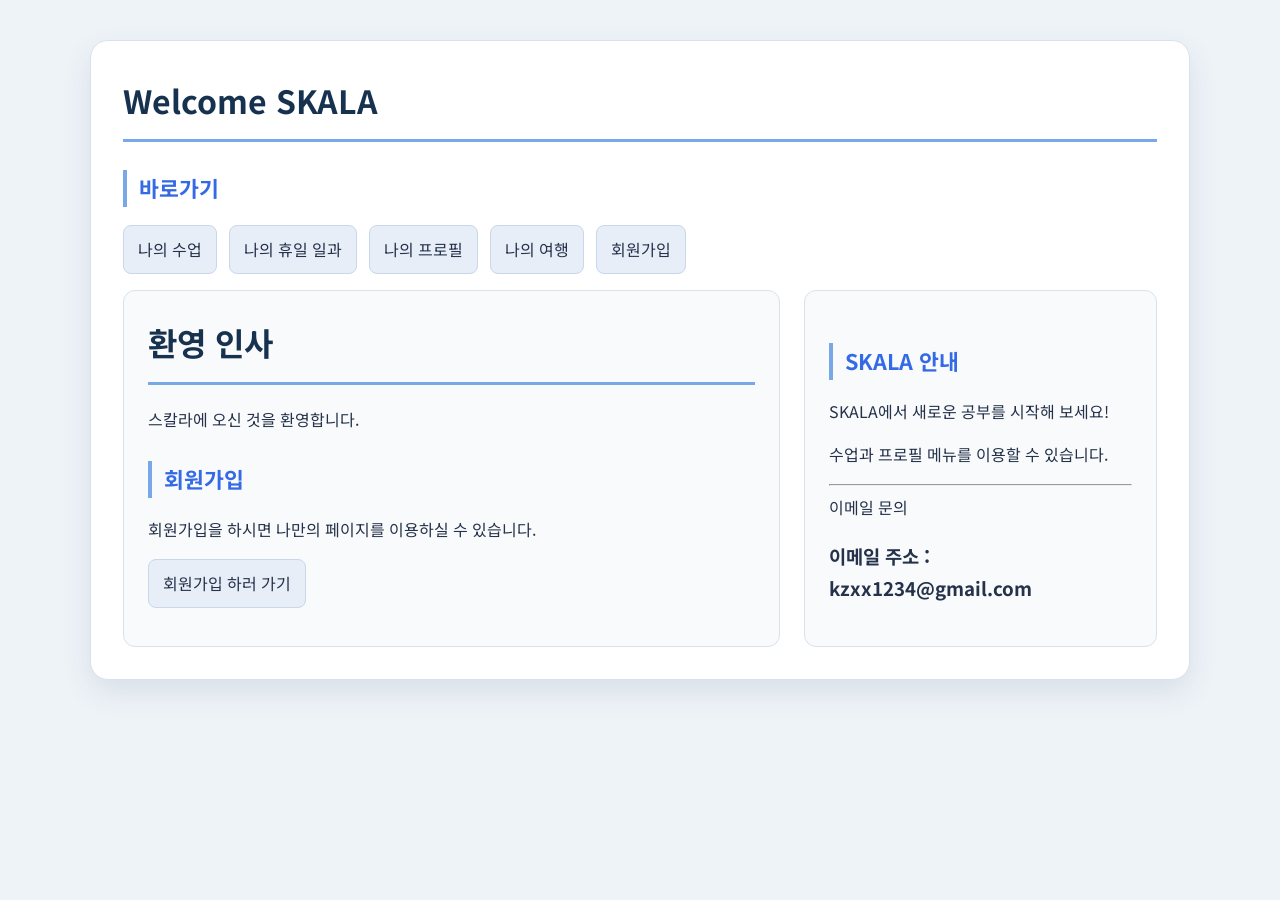
<file: index.html>
<!DOCTYPE html>
<html lang="ko">
<head>
    <meta charset="UTF-8">
    <meta name="viewport" content="width=device-width, initial-scale=1.0">
    <title>Welcome SKALA</title>
    <link rel="stylesheet" href="css/style.css">
</head>

<body>
    <div class="container">

        <header class="page-header">
            <h1>Welcome SKALA</h1>
        </header>

        <!-- 다른 파일로 이동하는 메뉴 -->
        <nav>
            <h2>바로가기</h2>
            <ul class="shortcut-list">
                <li><a href="html/myClass.html">나의 수업</a></li>
                <li><a href="html/myHoliday.html">나의 휴일 일과</a></li>
                <li><a href="html/myProfile.html">나의 프로필</a></li>
                <li><a href="html/myTrip.html">나의 여행</a></li>
                <li><a href="html/signUp.html">회원가입</a></li>
            </ul>
        </nav>

        <div class="content-layout">
            <!-- 페이지의 주요 본문 -->
            <main>
                <h1>환영 인사</h1>
                <p>스칼라에 오신 것을 환영합니다.</p>

                <h2>회원가입</h2>
                <p>회원가입을 하시면 나만의 페이지를 이용하실 수 있습니다.</p>
                <a class="signup-button" href="html/signUp.html">회원가입 하러 가기</a>
            </main>

            <!-- 본문과 관련된 부가 정보 -->
            <aside>
                <h2>SKALA 안내</h2>
                <p>SKALA에서 새로운 공부를 시작해 보세요!</p>
                <p>수업과 프로필 메뉴를 이용할 수 있습니다.</p>
                <hr>
                이메일 문의
                <br>
                <h3>이메일 주소 : kzxx1234@gmail.com</h3>
            </aside>
        </div>
    </div>

</body>
</html>
</file>
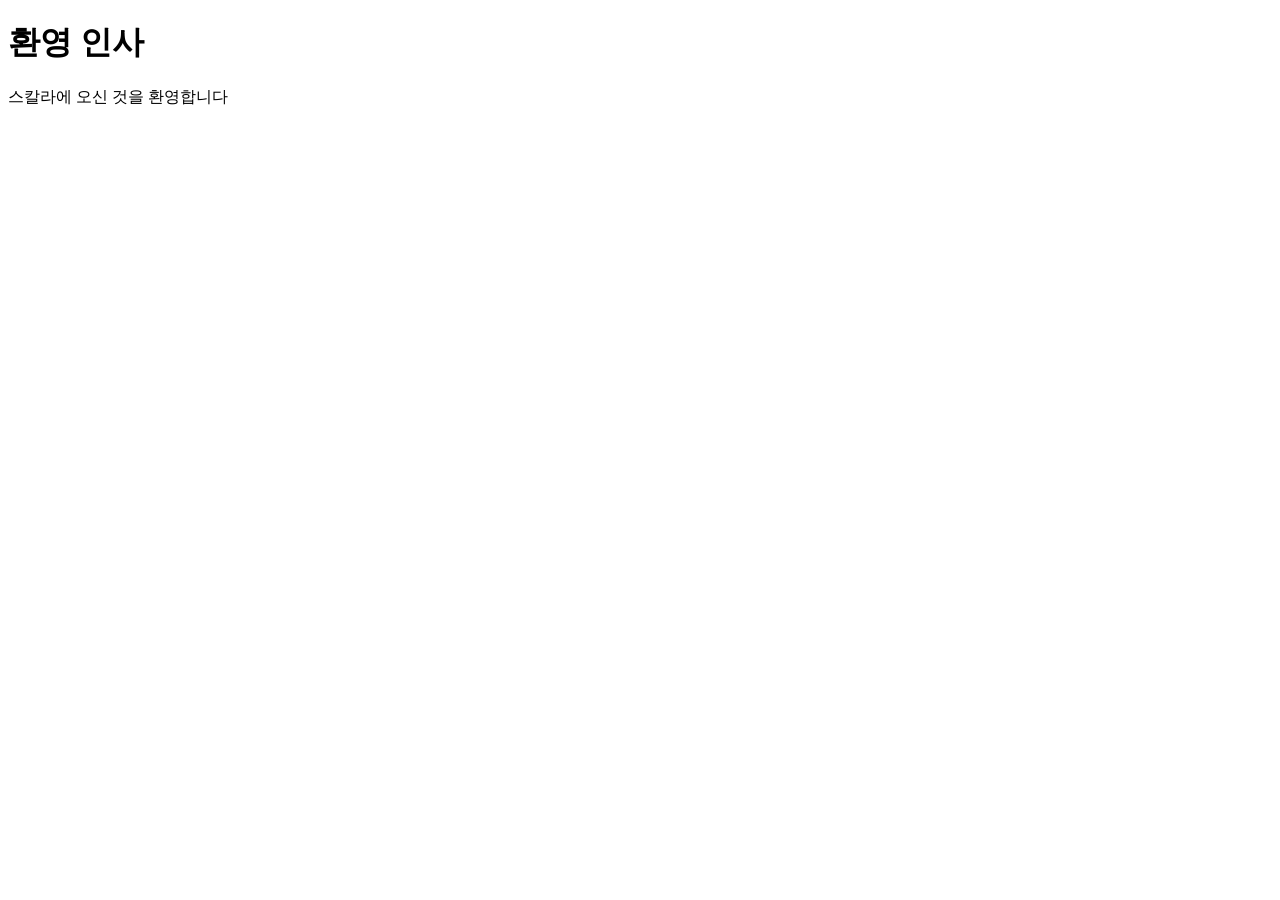
<file: indec.html>
<!DOCTYPE html>
<!-- 문서가 html임을 알려준다.-->
<html lang="ko">
<!-- 기본 언어 한국어 설정 -->
<head>
    <!--화면에 표시 안된다. 여기에 문서 정보를 입력~-->
    <meta charset="UTF-8">
    <!-- 문자 인코딩 설정 , 이거 해야 한글 안깨짐 -->
    <meta name = "viewport" content = "width=device-width, initial-scale=1.0">
    <title>Welcome SKALA</title>
</head>
<body> 
    <!-- 화면에 표시될 내용 -->
     <h1>환영 인사</h1>
     <!-- h1은 제목을 나타내는 태그이다. -->
     <p>스칼라에 오신 것을 환영합니다</p>
     <!-- p는 한 문단 -->
</body>
</html>
</file>
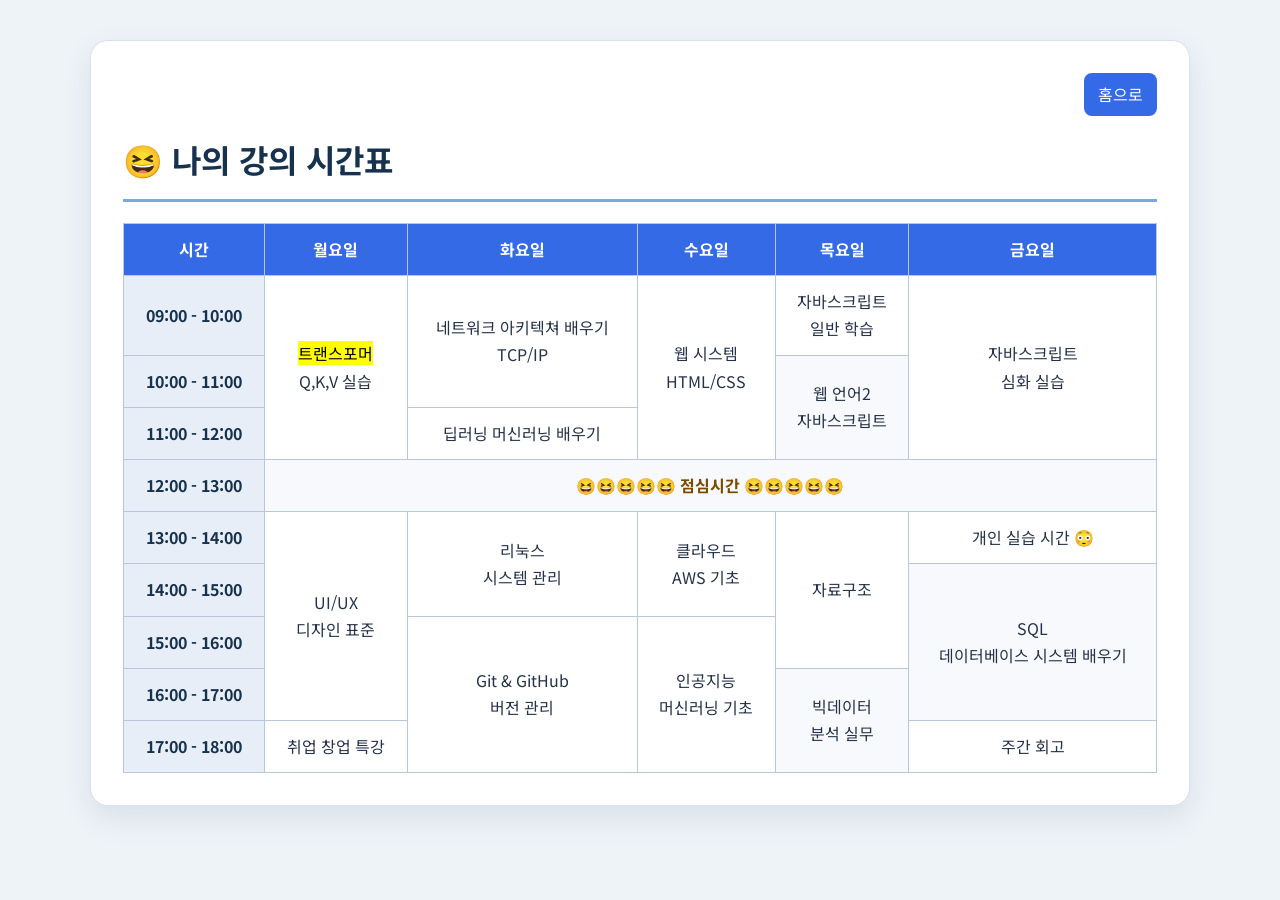
<file: html/myClass.html>
<!DOCTYPE html>
<html lang="ko">
<head>
    <meta charset="UTF-8">
    <meta name="viewport" content="width=device-width, initial-scale=1.0">
    <title>😀 나의 강의 시간표</title>
    <link rel="stylesheet" href="../css/style.css">
</head>


<!-- <table>: 표 전체
<thead>: 시간, 요일 같은 표의 제목 부분
<tbody>: 실제 수업 내용
<tr>: 표의 한 행
<th>: 제목 셀
<td>: 일반 내용 셀
rowspan="2": 아래쪽 셀까지 2칸 합치기 -->


<body>
    <div class="container">
        <a class="home-button" href="../index.html">홈으로</a>
        <h1>😆 나의 강의 시간표</h1>

        <div class="table-wrap">
            <table>
        <thead>
            <tr>
                <th>시간</th>
                <th>월요일</th>
                <th>화요일</th>
                <th>수요일</th>
                <th>목요일</th>
                <th>금요일</th>
            </tr>
        </thead>

        <tbody>
            <tr>
                <th>09:00 - 10:00</th>
                <td rowspan="3"><mark>트랜스포머</mark><br>Q,K,V 실습</td>
                <td rowspan="2">네트워크 아키텍쳐 배우기<br>TCP/IP</td>
                <td rowspan="3">웹 시스템<br>HTML/CSS</td>
                <td>자바스크립트<br>일반 학습</td>
                <td rowspan="3">자바스크립트<br>심화 실습</td>
            </tr>

            <tr>
                <th>10:00 - 11:00</th>
                <td rowspan="2">웹 언어2<br>자바스크립트</td>
            </tr>

            <tr>
                <th>11:00 - 12:00</th>
                <td>딥러닝 머신러닝 배우기</td>
            </tr>

            <tr>
                <th>12:00 - 13:00</th>
                <td class="lunch-time" colspan="5"><strong>😆😆😆😆😆 점심시간 😆😆😆😆😆</strong></td>
                <!--colspan="5"은 옆 칼럼 다 합치기임 -->
            </tr>

            <tr>
                <th>13:00 - 14:00</th>
                <td rowspan="4">UI/UX<br>디자인 표준</td>
                <td rowspan="2">리눅스<br>시스템 관리</td>
                <td rowspan="2">클라우드<br>AWS 기초</td>
                <td rowspan="3">자료구조</td>
                <td>개인 실습 시간 😳</td>
            </tr>

            <tr>
                <th>14:00 - 15:00</th>
                <td rowspan="3">SQL<br>데이터베이스 시스템 배우기</td>
            </tr>

            <tr>
                <th>15:00 - 16:00</th>
                <td rowspan="3">Git &amp; GitHub<br>버전 관리</td>
                <td rowspan="3">인공지능<br>머신러닝 기초</td>
            </tr>

            <tr>
                <th>16:00 - 17:00</th>
                <td rowspan="2">빅데이터<br>분석 실무</td>
            </tr>

            <tr>
                <th>17:00 - 18:00</th>
                <td>취업 창업 특강</td>
                <td>주간 회고</td>
            </tr>
        </tbody>
            </table>
        </div>
    </div>
</body>
</html>
</file>
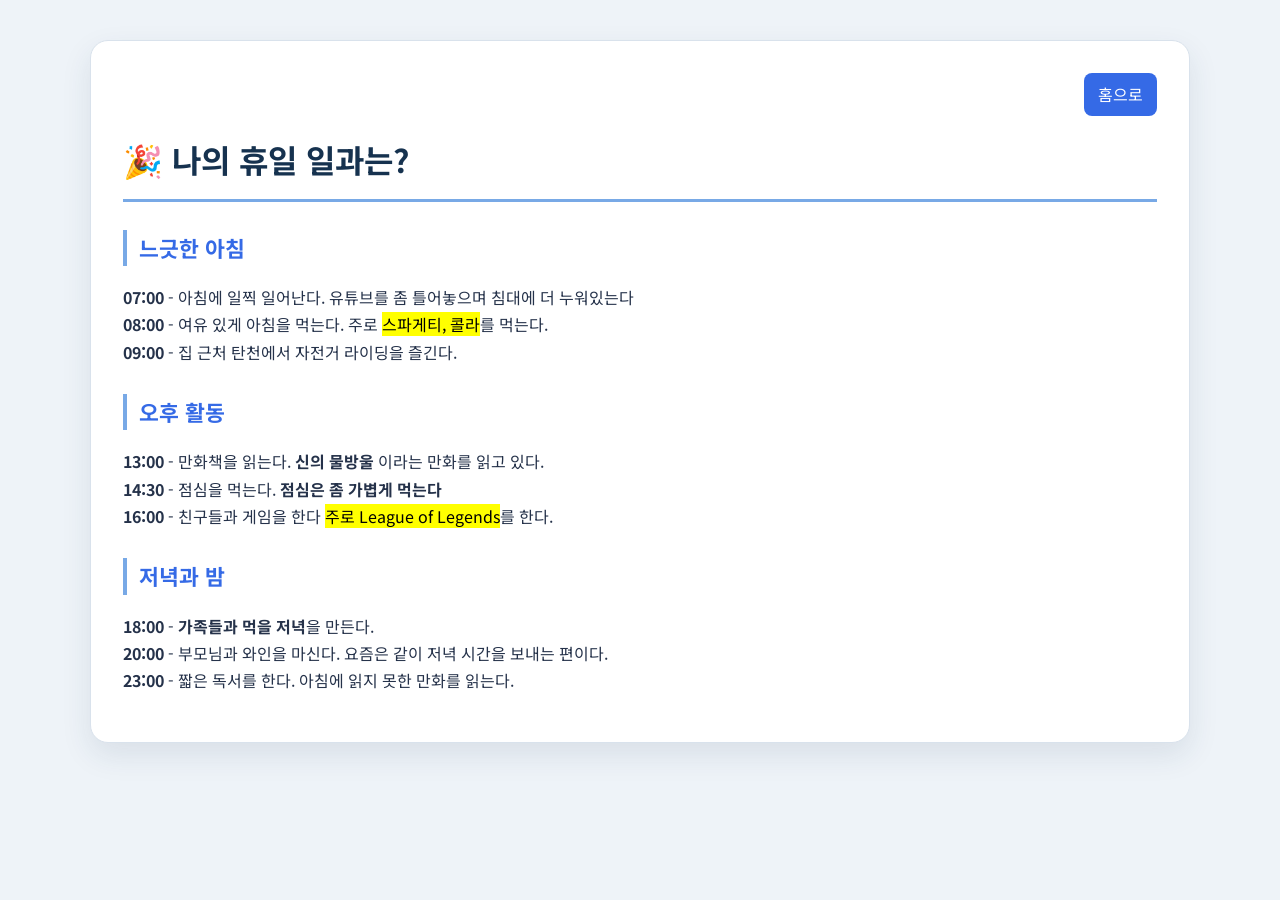
<file: html/myHoliday.html>
<!DOCTYPE html>
<html lang="ko">
<head>
    <meta charset="UTF-8">
    <meta name="viewport" content="width=device-width, initial-scale=1.0">
    <title>My Holiday_min_hyeong</title>
    <link rel="stylesheet" href="../css/style.css">
</head>
<body>
    <div class="container">
        <a class="home-button" href="../index.html">홈으로</a>
        <h1>🎉 나의 휴일 일과는?</h1>

    <!-- 이모지는 복사해서 붙여 넣으면 된다. -->
    <!-- <mark>는 형광펜 효과 -->
    <!-- <strong>은 볼드체 -->
    <!-- <br>은 줄 넘김이다.-->
    <!-- 태그 안에 태그가 있는 것을 nested tag라고 한다. -->

        <h2>느긋한 아침</h2>
        <p>
            <strong>07:00</strong> - 아침에 일찍 일어난다. 유튜브를 좀 틀어놓으며 침대에 더 누워있는다<br>
            <strong>08:00</strong> - 여유 있게 아침을 먹는다. 주로
            <mark>스파게티, 콜라</mark>를 먹는다.<br>
            <strong>09:00</strong> - 집 근처 탄천에서 자전거 라이딩을 즐긴다.
        </p>

        <h2>오후 활동</h2>
        <p>
            <strong>13:00</strong> - 만화책을 읽는다. <strong>신의 물방울</strong> 이라는 만화를 읽고 있다.<br>
            <strong>14:30</strong> - 점심을 먹는다. <strong>점심은 좀 가볍게 먹는다</strong><br>
            <strong>16:00</strong> - 친구들과 게임을 한다 <mark>주로 League of Legends</mark>를 한다.
        </p>

        <h2>저녁과 밤</h2>
        <p>
            <strong>18:00</strong> - <strong>가족들과 먹을 저녁</strong>을 만든다.<br>
            <strong>20:00</strong> - 부모님과 와인을 마신다. 요즘은 같이 저녁 시간을 보내는 편이다.<br>
            <strong>23:00</strong> - 짧은 독서를 한다. 아침에 읽지 못한 만화를 읽는다.
        </p>
    </div>
</body>
</html>
</file>
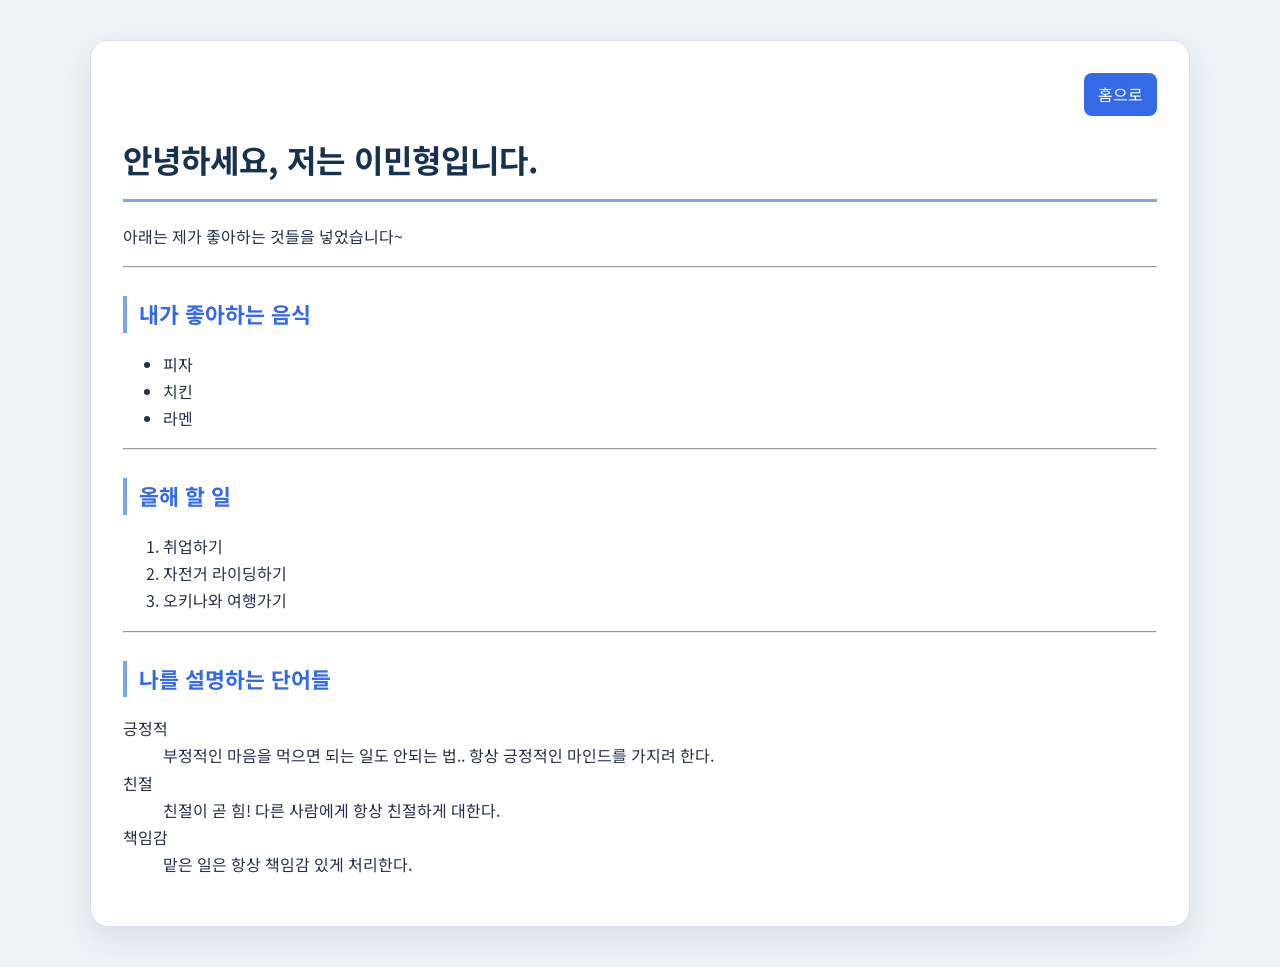
<file: html/myProfile.html>
<!DOCTYPE html>
<html lang="ko">
<head>
    <meta charset="UTF-8">
    <meta name="viewport" content="width=device-width, initial-scale=1.0">
    <title>My Profile</title>
    <link rel="stylesheet" href="../css/style.css">
</head>
<body>
    <div class="container">
        <a class="home-button" href="../index.html">홈으로</a>
        <h1>안녕하세요, 저는 이민형입니다.</h1>
        <p>아래는 제가 좋아하는 것들을 넣었습니다~</p>
        <hr>

        <h2>내가 좋아하는 음식</h2>
        <ul>
            <li>피자</li>
            <li>치킨</li>
            <li>라멘</li>
        </ul>

        <hr>
        <h2>올해 할 일</h2>
        <ol>
            <li>취업하기</li>
            <li>자전거 라이딩하기</li>
            <li>오키나와 여행가기</li>
        </ol>

        <hr>
        <h2>나를 설명하는 단어들</h2>
        <dl>
            <dt>긍정적</dt>
            <dd>부정적인 마음을 먹으면 되는 일도 안되는 법.. 항상 긍정적인 마인드를 가지려 한다.</dd>
            <dt>친절</dt>
            <dd>친절이 곧 힘! 다른 사람에게 항상 친절하게 대한다.</dd>
            <dt>책임감</dt>
            <dd>맡은 일은 항상 책임감 있게 처리한다.</dd>
        </dl>
    </div>
</body>
</html>
</file>
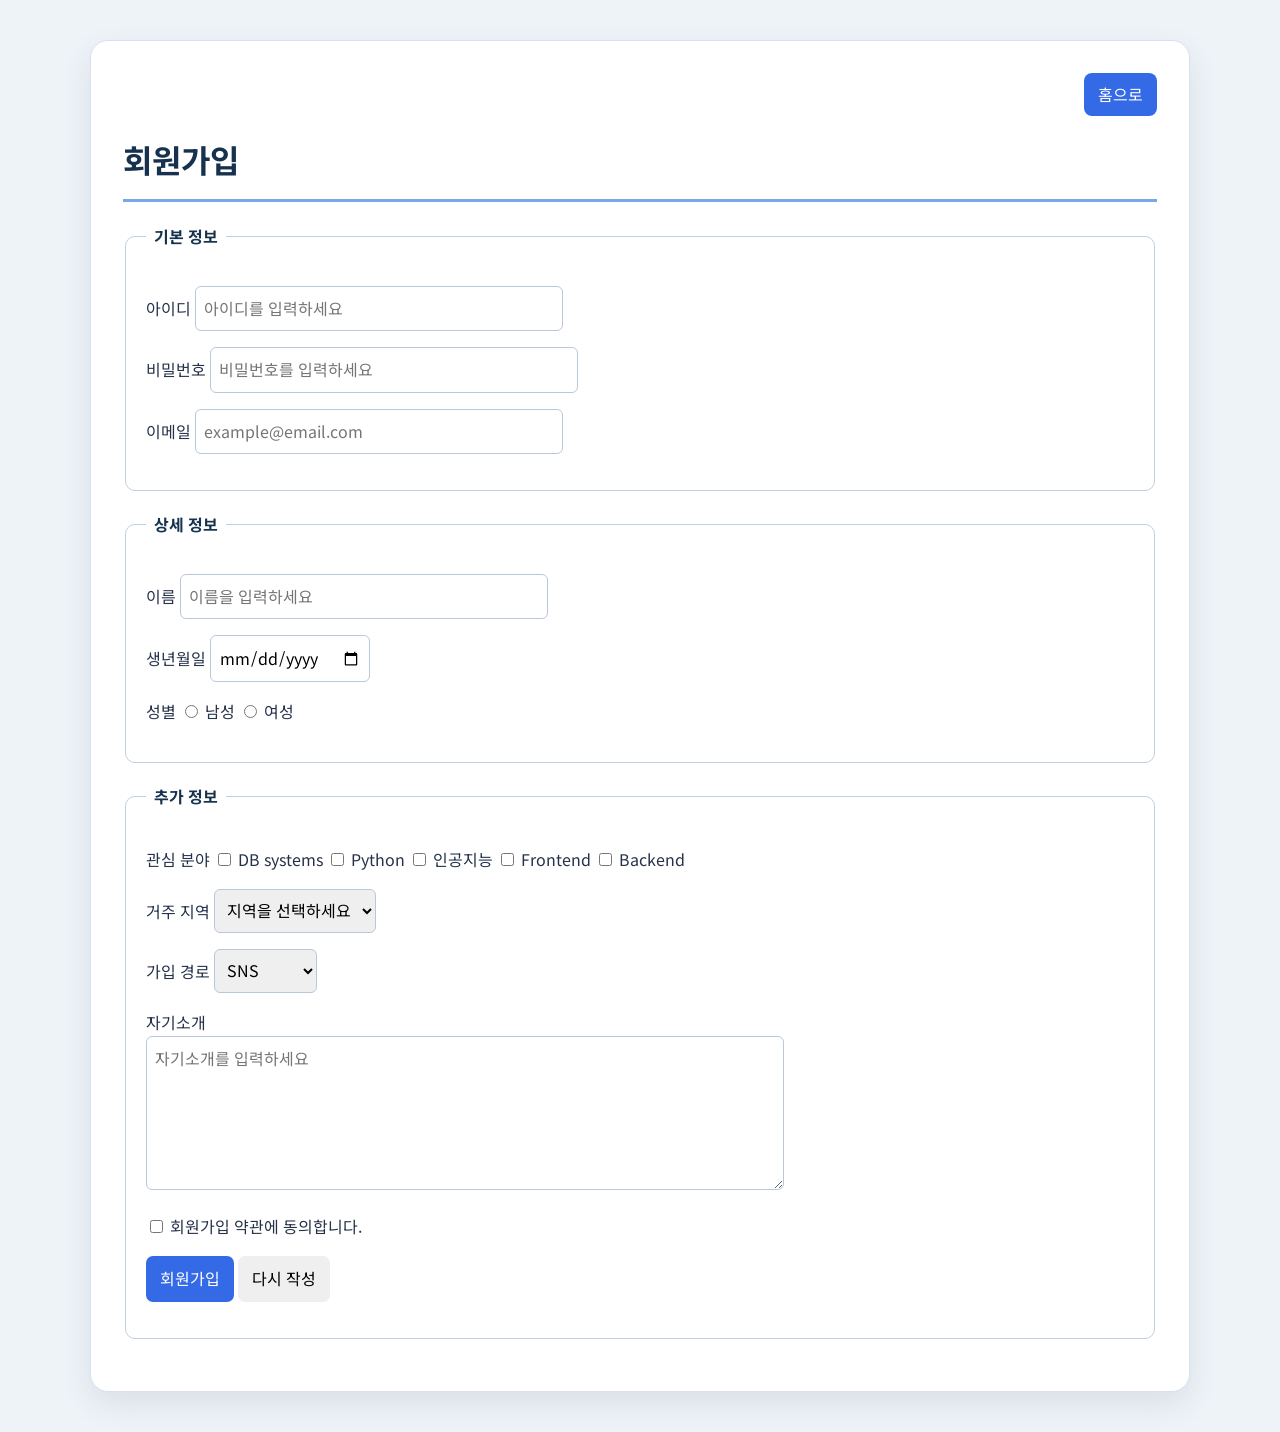
<file: html/signUp.html>
<!DOCTYPE html>
<html lang="ko">
<head>
    <meta charset="UTF-8">
    <meta name="viewport" content="width=device-width, initial-scale=1.0">
    <title>Sign Up</title>
    <link rel="stylesheet" href="../css/style.css">
</head>
<body>
    <div class="container">
        <a class="home-button" href="../index.html">홈으로</a>
        <h1>회원가입</h1>
        <form action="signUpResult.html" method="get">
        <!-- 회원가입 form 이다

         get 방식으로 데이터를 전송한다 
         ?: 주소와 데이터의 경계
         &: 각 데이터 구분
         userId, email: <input>의 name
         kzxx...: 입력하거나 선택한 값
         과 같은 방식으로 데이터를 전송한다.

         이러한 방식은 매우 간편하지만,
         비밀번호나 개인정보를 GET으로 보내면 주소창, 방문 기록, 서버 로그 등에 남을 수 있다. 
         실제 회원가입은 보통 POST와 HTTPS를 사용
         
         
         -->

        <fieldset>

            <legend>기본 정보</legend>
            <p>
                <label for="userId">아이디</label>
                <input
                    type="text"
                    id="userId"
                    name="userId"
                    placeholder="아이디를 입력하세요"
                    required
                >
            </p>
            <p>
                <label for="password">비밀번호</label>
                <input
                    type="password"
                    id="password"
                    name="password"
                    placeholder="비밀번호를 입력하세요"
                    required
                >
            </p>

            <p>
                <label for="email">이메일</label>
                <input
                    type="email"
                    id="email"
                    name="email"
                    placeholder="example@email.com"
                    required
                >
            </p>
         </fieldset>
         <fieldset>
            <legend>상세 정보</legend>
            
            <p>
                <label for="userName">이름</label>
                <input
                    type="text"
                    id="userName"
                    name="userName"
                    placeholder="이름을 입력하세요"
                    required
                >
            </p>

            <p>
                <label for="birthDate">생년월일</label>
                <input
                    type="date"
                    id="birthDate"
                    name="birthDate"
                    required
                >
            </p>
            <p>
                성별

                <input
                    type="radio"
                    id="male"
                    name="gender"
                    value="male"
                    required
                >
                <label for="male">남성</label>

                <input
                    type="radio"
                    id="female"
                    name="gender"
                    value="female"
                >
                <label for="female">여성</label>
            </p>
        </fieldset>
        
        <fieldset>
            <legend>추가 정보</legend>
            <p>
                관심 분야

                <input
                    type="checkbox"
                    id="DB"
                    name="interest"
                    value="DB"
                >
                <label for="DB">DB systems</label>

                <input
                    type="checkbox"
                    id="python"
                    name="interest"
                    value="python"
                >
                <label for="python">Python</label>

                <input
                    type="checkbox"
                    id="ai"
                    name="interest"
                    value="ai"
                >
                <label for="ai">인공지능</label>

                 <input
                    type="checkbox"
                    id="Frontend"
                    name="interest"
                    value="Frontend"
                >
                <label for="Frontend">Frontend</label>
                 
                <input
                    type="checkbox"
                    id="Backend"
                    name="interest"
                    value="Backend"
                >
                <label for="Backend">Backend</label>
            </p>
            <p>
                <label for="region">거주 지역</label>

                <select id="region" name="region" required>
                    <option value="">지역을 선택하세요</option>
                    <option value="seoul">서울</option>
                    <option value="gyeonggi">경기</option>
                    <option value="busan">부산</option>
                    <option value="etc">기타</option>
                </select>
            </p>

             <p>
                <label for="recommendation">가입 경로</label>

                <select id="recommendation" name="recommendation" required>
                    <option value="SNS">SNS</option>
                    <option value="Linkedin">Linkedin</option>
                    <option value="Friends">친구</option>
                    <option value="etc">기타</option>
                </select>
            </p>

            <p>
                <label for="introduction">자기소개</label><br>

                <textarea
                    id="introduction"
                    name="introduction"
                    rows="5"
                    cols="40"
                    placeholder="자기소개를 입력하세요"
                    required
                ></textarea>
            </p>
            <p>
                <input
                    type="checkbox"
                    id="agreement"
                    name="agreement"
                    value="agree"
                    required
                >
                <label for="agreement">회원가입 약관에 동의합니다.</label>
            </p>
            <p>
                <button type="submit">회원가입</button>
                <button type="reset">다시 작성</button>
            </p>
        </fieldset>
        </form>
    </div>

</body>
</html>
</file>
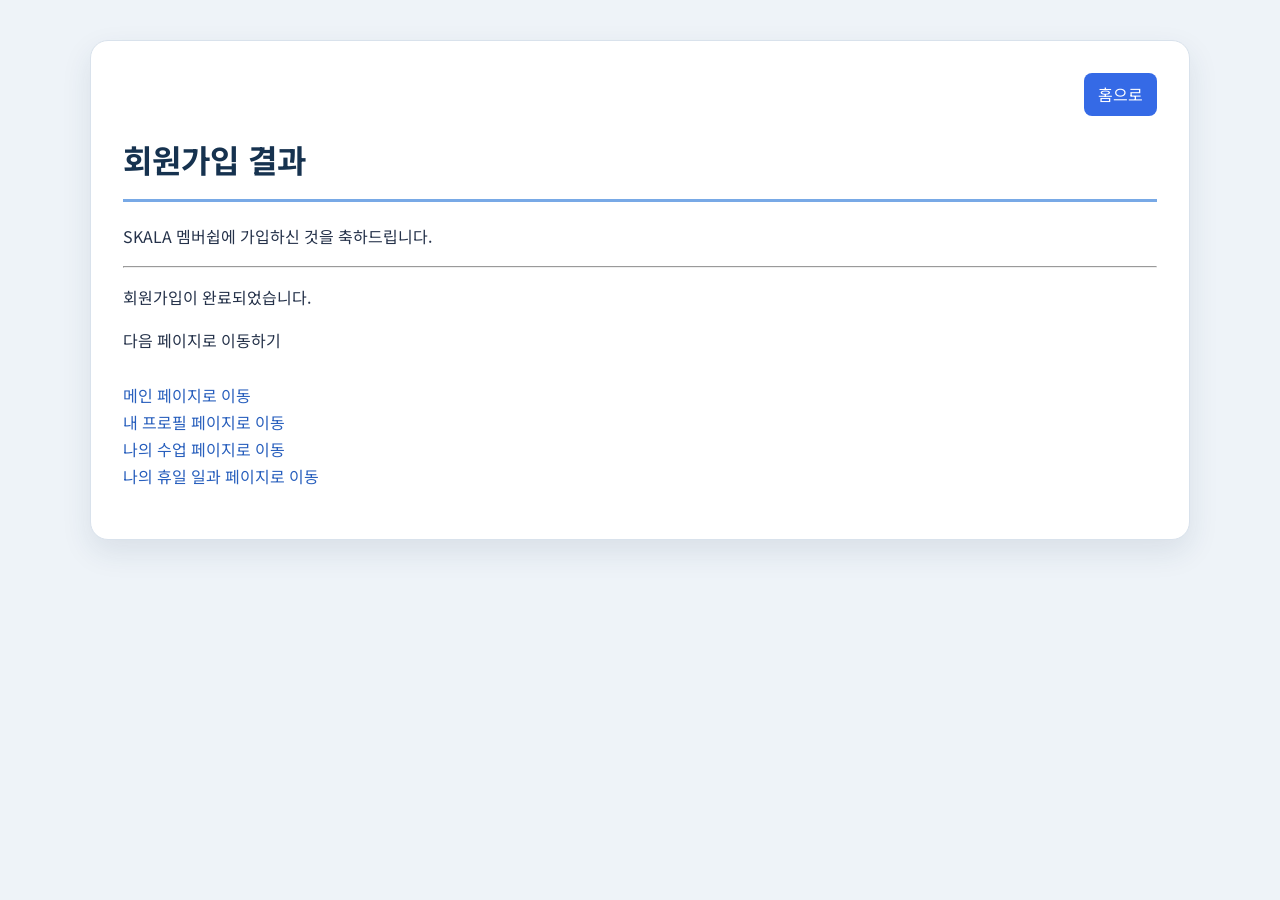
<file: html/signUpResult.html>
<!DOCTYPE html>
<html lang="ko">
<head>
    <meta charset="UTF-8">
    <meta name="viewport" content="width=device-width, initial-scale=1.0">
    <title>Sign Up Result</title>
    <link rel="stylesheet" href="../css/style.css">
</head>
<body>
    <div class="container">
        <a class="home-button" href="../index.html">홈으로</a>
        <h1>회원가입 결과</h1>
        <p>SKALA 멤버쉽에 가입하신 것을 축하드립니다.</p>
        <hr>

        <p>회원가입이 완료되었습니다.</p>

        <p>다음 페이지로 이동하기<br>
            <br>
            <a href="../index.html">메인 페이지로 이동</a><br>
            <a href="myProfile.html">내 프로필 페이지로 이동</a><br>
            <a href="myClass.html">나의 수업 페이지로 이동</a><br>
            <a href="myHoliday.html">나의 휴일 일과 페이지로 이동</a>
        </p>
    </div>
</body>
</html>
</file>
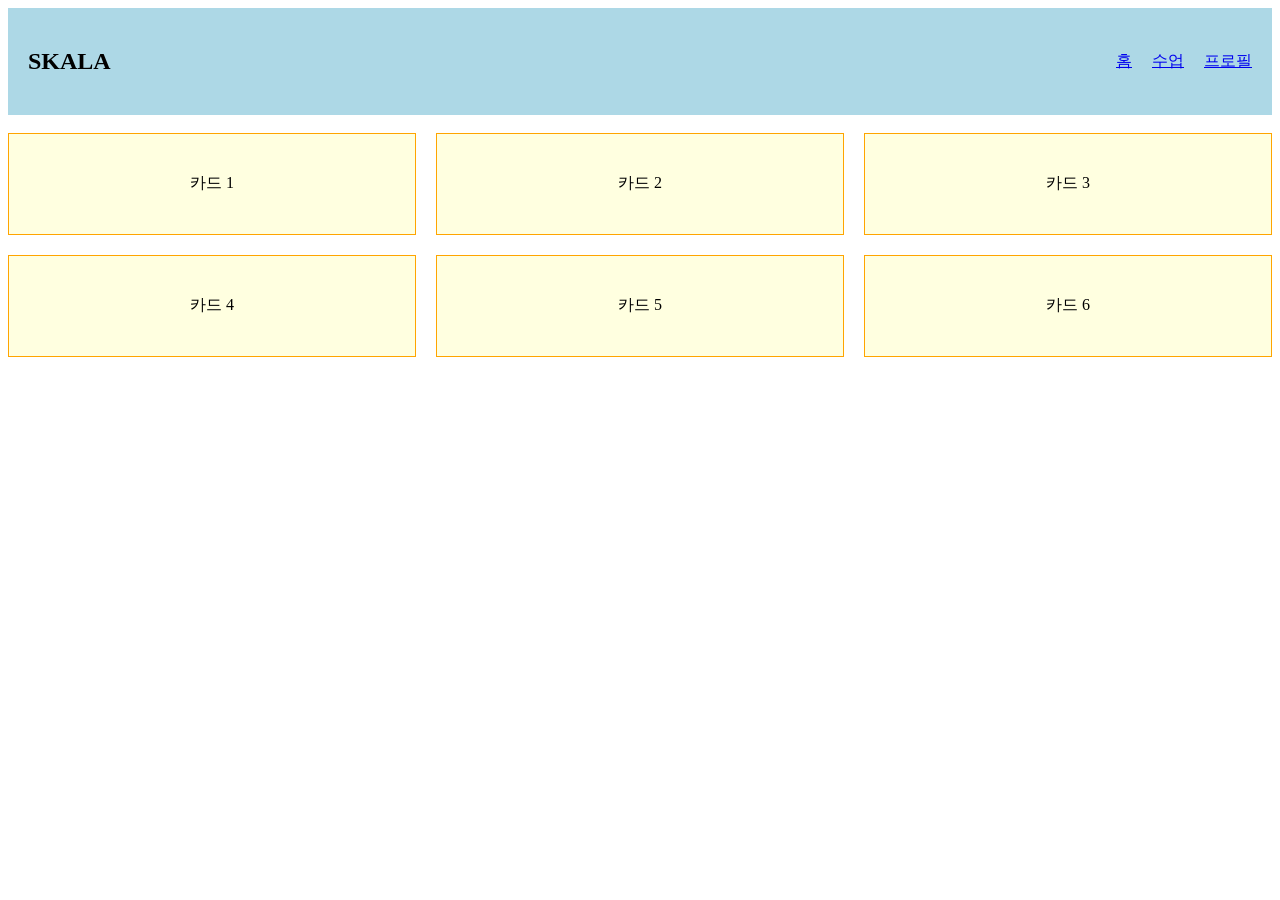
<file: practice/flex_practice.html>
<!-- Flexbox  개인 연습 

 .navbar에 Flexbox 사용
SKALA는 왼쪽
메뉴는 오른쪽
메뉴 사이 간격은 20px
모든 요소를 세로 가운데 정렬
배경색은 자유

-->

<!DOCTYPE html>
<html lang="ko">    
<head>
    <meta charset="UTF-8">
    <meta name="viewport" content="width=device-width, initial-scale=1.0">
    <title>Flexbox 연습</title>

    <style> 
        .navbar {
            display: flex;
            justify-content: space-between;
            align-items: center;

            padding: 20px;
            background-color: lightblue;
        }

        .menu {
            display: flex;
            gap: 20px;
        }

        .card-container {
            display: grid;
            grid-template-columns: repeat(3, 1fr);
            gap: 20px;
        }

        .card {
            height: 100px;
            background-color: lightyellow;
            border: 1px solid orange;

            /* 카드 안의 글자를 가운데 정렬해 봐 */
            display: flex;
            justify-content: center;
            align-items: center;
        }
    </style>

</head>
<body>
    <nav class="navbar">
    <h1>SKALA</h1>

    <div class="menu">
        <a href="#">홈</a>
        <a href="#">수업</a>
        <a href="#">프로필</a>
    </div>
    </nav>

    <br> 

    <div class="card-container">
        <div class="card">카드 1</div>
        <div class="card">카드 2</div>
        <div class="card">카드 3</div>
        <div class="card">카드 4</div>
        <div class="card">카드 5</div>
        <div class="card">카드 6</div>
    </div>

</body>

</html>
</file>
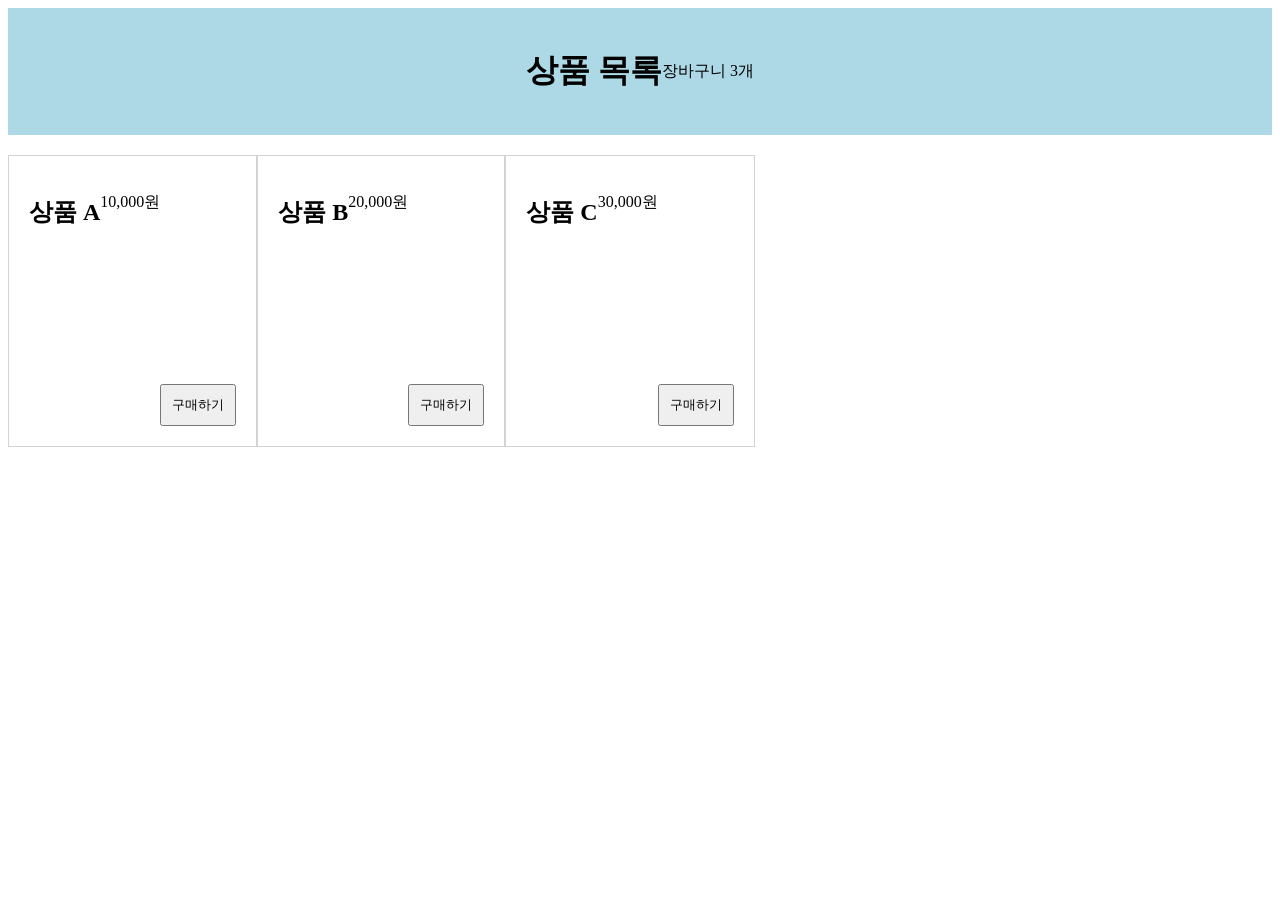
<file: practice/flex_practice2.html>
<!-- Flexbox  개인 연습 

 .navbar에 Flexbox 사용
SKALA는 왼쪽
메뉴는 오른쪽
메뉴 사이 간격은 20px
모든 요소를 세로 가운데 정렬
배경색은 자유

-->

<!DOCTYPE html>
<html lang="ko">    
<head>
    <meta charset="UTF-8">
    <meta name="viewport" content="width=device-width, initial-scale=1.0">
    <title>Flexbox 연습</title>

    <style> 
                .header {
            display: flex;
            justify-content: center;
            align-items: center;

            padding: 20px;
            background-color: lightblue;
        }

        .product-list {
            display: flex;
            grid-template-columns: repeat(3, 1fr);
            gap: center;

            margin-top: 20px;
        }

        .product-card {
            height: 250px;
            padding: 20px;
            border: 1px solid lightgray;

            display: flex;
            flex-direction: center;
        }

        .product-card button {
            margin-top: auto;
            padding: 10px;
        }
    </style>

</head>
    <body>
        <header class="header">
        <h1>상품 목록</h1>
        <span>장바구니 3개</span>
    </header>

    <main class="product-list">
        <article class="product-card">
            <h2>상품 A</h2>
            <p>10,000원</p>
            <button>구매하기</button>
        </article>

        <article class="product-card">
            <h2>상품 B</h2>
            <p>20,000원</p>
            <button>구매하기</button>
        </article>

        <article class="product-card">
            <h2>상품 C</h2>
            <p>30,000원</p>
            <button>구매하기</button>
        </article>
    </main>

</body>

</html>
</file>
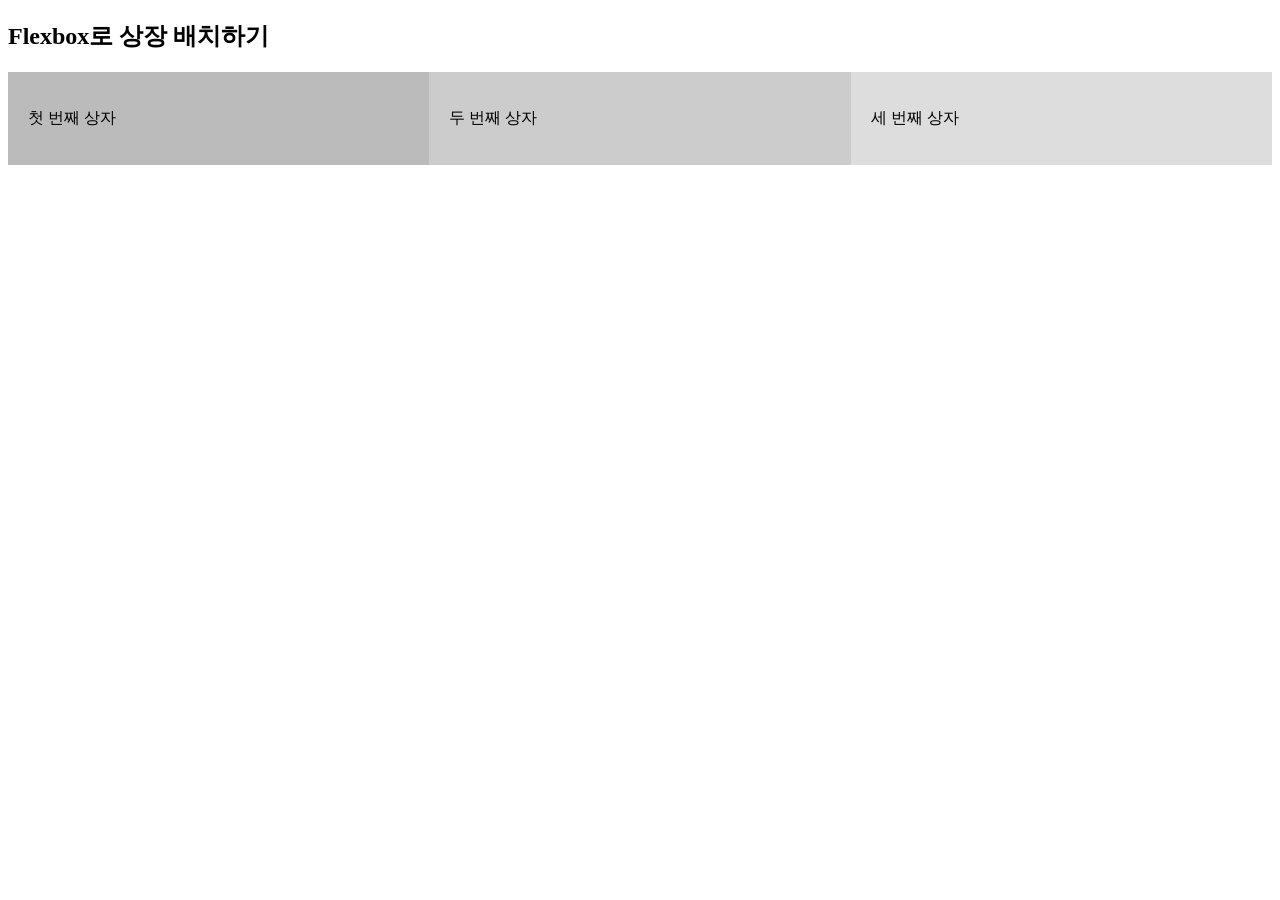
<file: practice/flex_practice3.html>
<!DOCTYPE html>
<html lang="ko">
<head>
    <meta charset="UTF-8">
    <meta name="viewport" content="width=device-width, initial-scale=1.0">
    <title>Flexbox 연습</title>

    <style>
        * {
            box-sizing: border-box;
        }

        .container{
            display: flex;
        }

        .box {
            width :33.33%;
            padding : 20px;
        }

        .box1 {
            background-color: #bbb ;
        }

        .box2 {
            background-color: #ccc;
        }

        .box3 {
            background-color: #ddd;
        }
    </style>
</head>

<body>
    <h2>Flexbox로 상장 배치하기</h2>

    <div class="container">
        <div class="box box1">
            <p>첫 번째 상자</p>
        </div>

        <div class="box box2">
            <p>두 번째 상자</p>
        </div>

        <div class="box box3">
            <p>세 번째 상자</p>
        </div>
    </div>
</body>
</html>
</file>
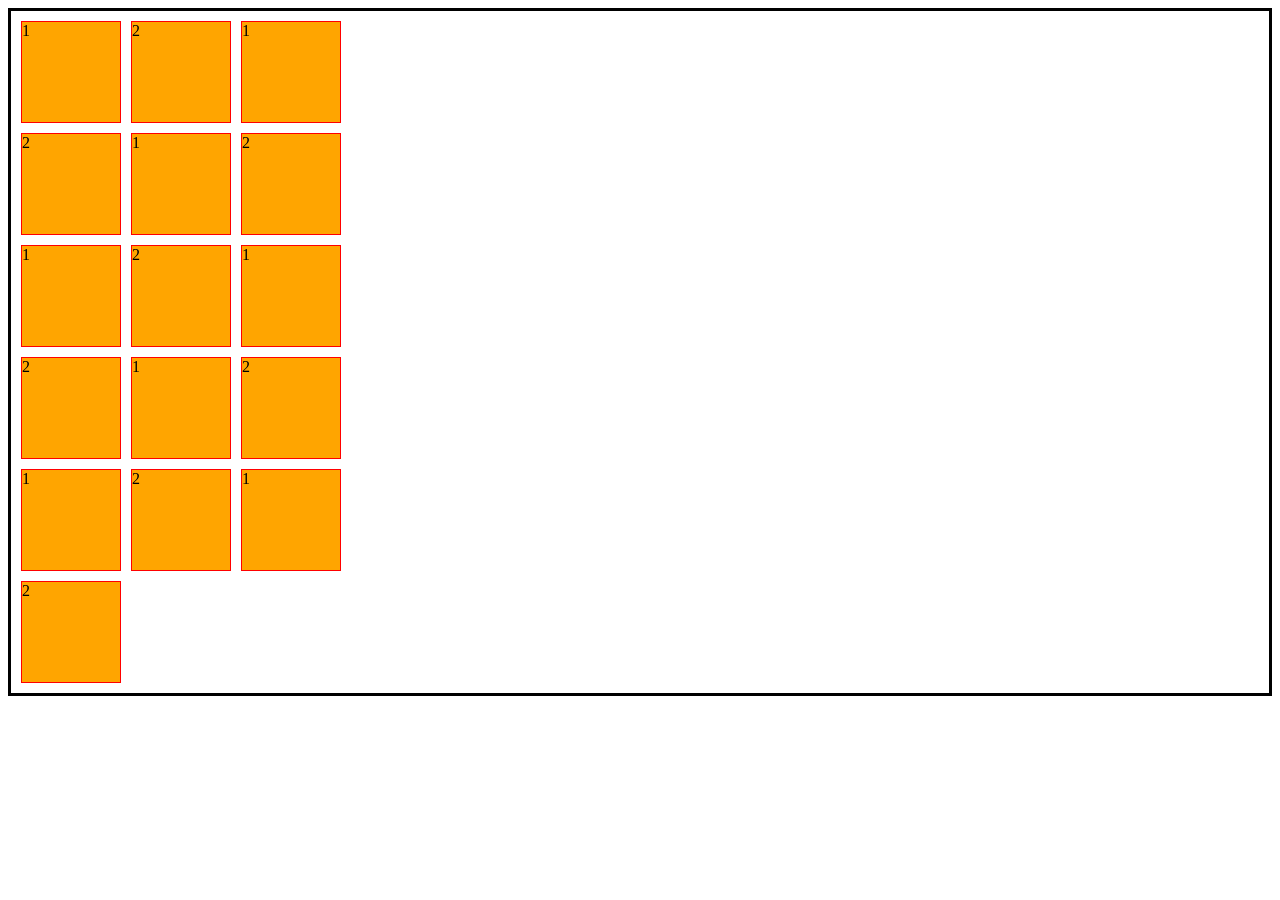
<file: practice/grid.html>
<!DOCTYPE html>
<html lang="ko">
<head></head>
    <meta charset="UTF-8">
    <title >Grid 실습  </title> 

    <style> 
        .container {
            display: grid;
            grid-template-columns: repeat(3,100px);
            gap: 10px;

            border : 3px solid black;
            padding : 10px;
        }

        .box {
            height : 100px; 
            background-color: orange;
            border : 1px solid red;
        }
    </style>
</head>
<body>
    <div class = "container">
        <div class = "box">1</div>
        <div class = "box">2</div>
        <div class = "box">1</div>
        <div class = "box">2</div>
        <div class = "box">1</div>
        <div class = "box">2</div>
        <div class = "box">1</div>
        <div class = "box">2</div>
        <div class = "box">1</div>
        <div class = "box">2</div>
        <div class = "box">1</div>
        <div class = "box">2</div>
        <div class = "box">1</div>
        <div class = "box">2</div>
        <div class = "box">1</div>
        <div class = "box">2</div>
</body>

</html>
</file>
<file: css/style.css>
@import url("https://fonts.googleapis.com/css2?family=Noto+Sans+KR:wght@400;600;700&display=swap");

* {
    box-sizing: border-box;
}

body {
    margin: 0;
    font-family: "Noto Sans KR", sans-serif;
    line-height: 1.7;
    color: #25324a;
    background-color: #eef3f8;
}

.container {
    width: min(1100px, calc(100% - 32px));
    margin: 40px auto;
    padding: 32px;
    background-color: #ffffff;
    border: 1px solid #d9e2ec;
    border-radius: 18px;
    box-shadow: 0 12px 30px rgb(30 55 90 / 10%);
}

.home-button {
    display: block;
    width: fit-content;
    margin: 0 0 16px auto;
    padding: 8px 14px;
    color: #ffffff;
    background-color: #356ae6;
    border-radius: 8px;
}

.home-button:hover {
    color: #ffffff;
    background-color: #173f83;
    text-decoration: none;
}

h1 {
    margin-top: 0;
    padding-bottom: 12px;
    color: #16324f;
    font-size: 2rem;
    border-bottom: 3px solid #78a9e6;
}

h2 {
    margin-top: 28px;
    padding-left: 12px;
    color: #356ae6;
    font-size: 1.35rem;
    border-left: 4px solid #78a9e6;
}

a {
    color: #285fbd;
    text-decoration: none;
    transition:
        color 0.3s ease,
        background-color 0.3s ease;
}

a:hover {
    color: #173f83;
    text-decoration: underline;
}

.page-header h1 {
    opacity: 0;
    animation: fade-in 1s ease-out forwards;
}

@keyframes fade-in {
    from {
        opacity: 0;
        transform: translateY(-15px);
    }

    to {
        opacity: 1;
        transform: translateY(0);
    }
}

.shortcut-list {
    display: flex;
    flex-wrap: wrap;
    gap: 12px;
    padding: 0;
    list-style: none;
}

.shortcut-list a,
.signup-button {
    display: inline-block;
    padding: 10px 14px;
    color: #25324a;
    background-color: #e7eef8;
    border: 1px solid #c8d7ea;
    border-radius: 8px;
}

.shortcut-list a:hover,
.signup-button:hover {
    color: #ffffff;
    background-color: #356ae6;
    text-decoration: none;
}

.content-layout {
    display: flex;
    gap: 24px;
}

.content-layout main,
.content-layout aside {
    padding: 24px;
    background-color: #f8fafc;
    border: 1px solid #d9e2ec;
    border-radius: 12px;
}

.content-layout main {
    flex: 2;
}

.content-layout aside {
    flex: 1;
}

.trip-grid {
    display: grid;
    grid-template-columns: repeat(3, 1fr);
    gap: 20px;
}

.trip-card {
    margin: 0;
    padding: 18px;
    background-color: #f8fbff;
    border: 1px solid #bfd0e5;
    border-radius: 12px;
    box-shadow: 0 3px 8px rgb(0 0 0 / 12%);
    transition:
        transform 0.3s ease,
        box-shadow 0.3s ease;
}

.trip-card:hover {
    transform: translateY(-8px);
    box-shadow: 0 12px 24px rgb(0 0 0 / 28%);
}

.trip-card-title {
    display: block;
    margin-bottom: 12px;
    color: #16324f;
    font-size: 1.1rem;
}

.trip-card img,
.trip-card video,
.trip-card iframe {
    display: block;
    width: 100%;
    aspect-ratio: 16 / 9;
    border: 0;
    border-radius: 8px;
    object-fit: cover;
}

.trip-card audio {
    width: 100%;
}

.table-wrap {
    overflow-x: auto;
}

table {
    width: 100%;
    min-width: 800px;
    border-collapse: collapse;
    background-color: #ffffff;
}

th,
td {
    padding: 12px;
    text-align: center;
    vertical-align: middle;
    border: 1px solid #b8c8da;
}

thead th {
    color: #ffffff;
    background-color: #356ae6;
}

tbody th {
    color: #16324f;
    background-color: #e7eef8;
}

tbody tr:nth-child(even) td {
    background-color: #f7f9fc;
}

.lunch-time {
    color: #7b4b00;
    background-color: #fff3cd;
    font-weight: 700;
}

fieldset {
    margin-bottom: 20px;
    padding: 20px;
    border: 1px solid #bfd0e5;
    border-radius: 10px;
}

legend {
    padding: 0 8px;
    color: #16324f;
    font-weight: 700;
}

input,
select,
textarea,
button {
    font: inherit;
}

input,
select,
textarea {
    max-width: 100%;
    padding: 8px;
    border: 1px solid #b8c8da;
    border-radius: 6px;
}

button {
    padding: 9px 14px;
    border: 0;
    border-radius: 7px;
    cursor: pointer;
}

button[type="submit"] {
    color: #ffffff;
    background-color: #356ae6;
}

@media (max-width: 786px) {
    .container {
        margin: 16px auto;
        padding: 20px;
    }

    .shortcut-list,
    .content-layout {
        flex-direction: column;
    }

    .trip-grid {
        grid-template-columns: 1fr;
    }
}
</file>
